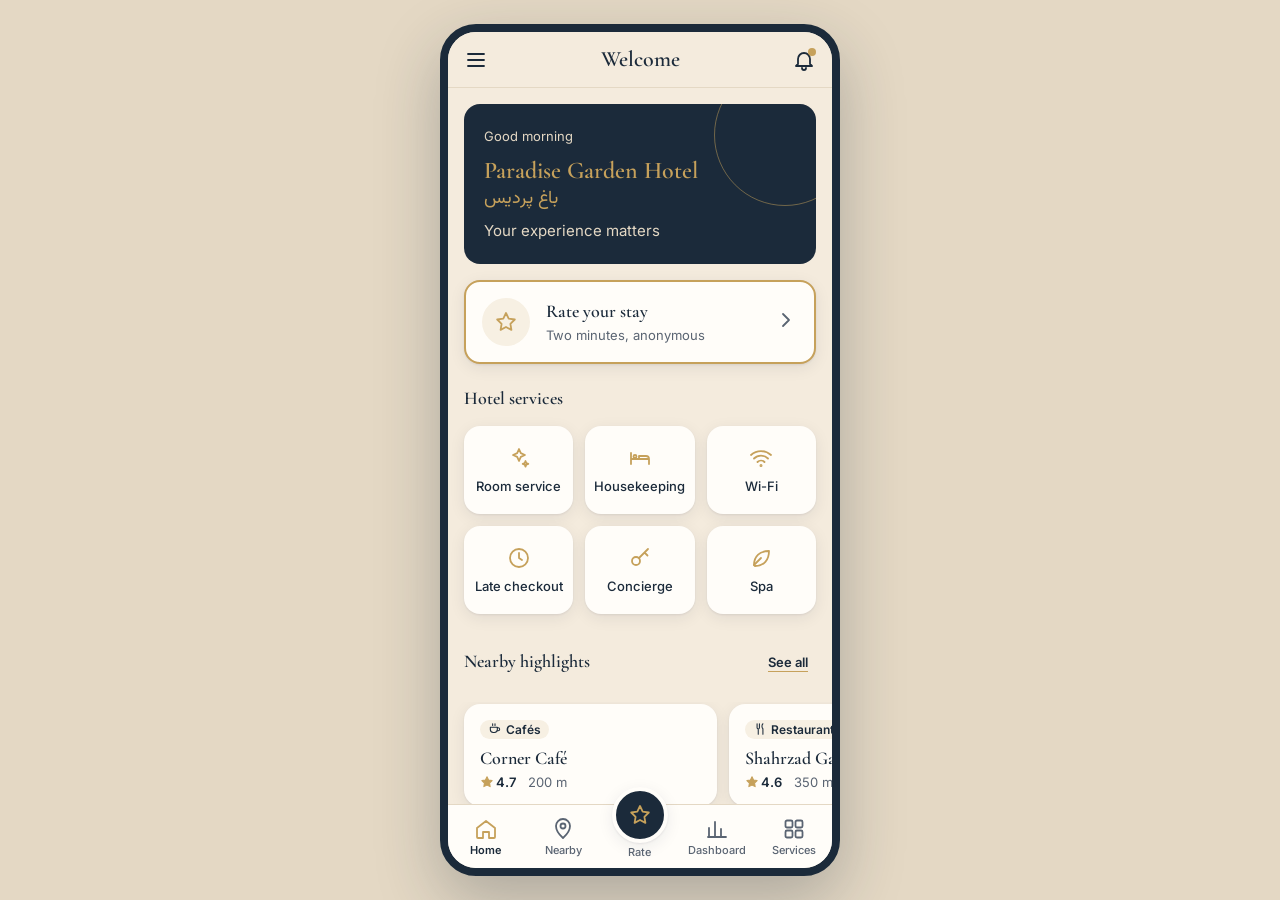
<file: prototype/index.html>
<!DOCTYPE html>
<html lang="en" dir="ltr">
<head>
<meta charset="utf-8">
<meta name="viewport" content="width=device-width, initial-scale=1, viewport-fit=cover">
<title>Paradise Garden Hotel · App demo (prototype)</title>
<!-- Clickable design prototype for hotelSurveyDemoPRD.md. Everything is mocked in the browser:
     no server, no LimeSurvey. Colours, fonts and spacing come from the real theme tokens. -->
<link rel="stylesheet" href="../limesurvey/themes/hotel-classic/css/tokens.css">
<link rel="stylesheet" href="../limesurvey/themes/hotel-classic/css/fonts.css">
<style>
  :root {
    --shadow: 0 1px 2px color-mix(in srgb, var(--color-text) 8%, transparent),
              0 4px 16px color-mix(in srgb, var(--color-text) 8%, transparent);
    --scrim: color-mix(in srgb, var(--color-text) 45%, transparent);
    --appbar-h: 56px;
    --tabbar-h: 64px;
    --accent-soft: color-mix(in srgb, var(--color-accent) 14%, var(--color-surface));
  }
  * { box-sizing: border-box; }
  html, body { margin: 0; height: 100%; }
  body {
    font-family: var(--font-body);
    font-size: var(--size-body);
    color: var(--color-text);
    background: var(--color-bg);
    -webkit-tap-highlight-color: transparent;
  }
  :lang(fa) body, body:lang(fa) { font-family: var(--font-body-fa); }
  h1, h2, h3 { font-family: var(--font-heading); font-weight: 600; margin: 0; line-height: 1.2; }
  :lang(fa) h1, :lang(fa) h2, :lang(fa) h3 { font-family: var(--font-heading-fa); }
  button { font: inherit; color: inherit; }
  svg { width: 24px; height: 24px; fill: none; stroke: currentColor; stroke-width: 1.8; stroke-linecap: round; stroke-linejoin: round; flex: none; }
  [dir="rtl"] .flip svg, [dir="rtl"] svg.flip { transform: scaleX(-1); }
  :focus-visible { outline: 2px solid var(--focus-ring); outline-offset: 2px; }

  /* ---- Device frame (desktop only) ---- */
  .app {
    position: relative; display: flex; flex-direction: column;
    height: 100dvh; width: 100%; overflow: hidden; background: var(--color-bg);
  }
  @media (min-width: 600px) {
    body { display: grid; place-items: center; background: var(--color-border); padding: var(--space-6); }
    .app { width: 400px; height: min(860px, calc(100dvh - 48px)); border-radius: 36px;
           box-shadow: 0 24px 64px color-mix(in srgb, var(--color-text) 28%, transparent);
           border: 8px solid var(--color-text); }
  }

  /* ---- App bar ---- */
  .appbar {
    flex: none; height: var(--appbar-h); display: grid; grid-template-columns: var(--touch-min) 1fr var(--touch-min);
    align-items: center; padding-inline: var(--space-1); background: var(--color-bg);
    border-block-end: var(--border-width) solid var(--color-border);
  }
  .appbar h1 { font-size: 22px; text-align: center; white-space: nowrap; overflow: hidden; text-overflow: ellipsis; }
  .icon-btn {
    width: var(--touch-min); height: var(--touch-min); display: grid; place-items: center;
    border: 0; background: none; border-radius: 50%; cursor: pointer; position: relative;
  }
  .icon-btn:active { background: var(--color-border); }
  .dot { position: absolute; top: 12px; inset-inline-end: 12px; width: 8px; height: 8px; border-radius: 50%; background: var(--color-accent); }

  /* ---- Content ---- */
  main { flex: 1; overflow-y: auto; overflow-x: hidden; padding: var(--space-4) var(--space-4) var(--space-6); overscroll-behavior: contain; }
  .stack > * + * { margin-block-start: var(--space-4); }
  .card { background: var(--color-surface); border-radius: var(--radius-card); box-shadow: var(--shadow); padding: var(--space-4); }
  .muted { color: var(--color-text-muted); }
  .small { font-size: var(--size-support); }
  .label { font-size: var(--size-label); text-transform: uppercase; letter-spacing: .06em; color: var(--color-text-muted); font-weight: 600; }
  :lang(fa) .label { text-transform: none; letter-spacing: 0; }
  .section-head { display: flex; justify-content: space-between; align-items: baseline; margin-block: var(--space-6) var(--space-3); }
  .section-head h2 { font-size: var(--size-h3); }
  .link { background: none; border: 0; color: var(--color-text); font-weight: 600; font-size: var(--size-support); cursor: pointer; min-height: var(--touch-min); min-width: var(--touch-min); padding-inline: var(--space-2); text-decoration: underline; text-decoration-color: var(--color-accent); text-underline-offset: 4px; }

  .btn {
    display: flex; align-items: center; justify-content: center; gap: var(--space-2);
    min-height: var(--touch-min); padding: 0 var(--space-5); border-radius: var(--radius-control);
    border: var(--border-width) solid var(--color-text); background: var(--color-text); color: var(--color-surface);
    font-weight: 600; cursor: pointer; width: 100%;
  }
  .btn.secondary { background: var(--color-surface); color: var(--color-text); border-color: var(--color-border); }
  .btn:active { transform: translateY(1px); }
  .btn-row { display: flex; gap: var(--space-3); }

  .pill { display: inline-flex; align-items: center; gap: var(--space-1); font-size: var(--size-label); font-weight: 600;
          padding: 2px var(--space-2); border-radius: 999px; background: var(--accent-soft); color: var(--color-text); }
  .pill.ok { background: color-mix(in srgb, var(--color-success) 14%, var(--color-surface)); color: var(--color-success); }
  .pill.closed { background: color-mix(in srgb, var(--color-error) 10%, var(--color-surface)); color: var(--color-error); }

  /* ---- Home ---- */
  .hero { background: var(--color-text); color: var(--color-bg); border-radius: var(--radius-card); padding: var(--space-6) var(--space-5); position: relative; overflow: hidden; }
  .hero .wordmark { font-family: var(--font-heading-latin); color: var(--color-accent); font-size: var(--size-h2); font-weight: 600; }
  .hero .fa-name { font-family: var(--font-heading-fa); color: var(--color-accent); font-size: var(--size-h3); }
  .hero p { margin: var(--space-2) 0 0; color: var(--color-border); font-size: var(--size-body-sm); }
  .hero .greet { font-size: var(--size-support); color: var(--color-border); margin: 0 0 var(--space-3); }
  .hero::after { content: ""; position: absolute; inset-inline-end: -40px; inset-block-start: -40px; width: 140px; height: 140px; border-radius: 50%;
                 border: 1px solid color-mix(in srgb, var(--color-accent) 50%, transparent); }
  .rate-card { display: flex; gap: var(--space-4); align-items: center; border: var(--border-width-selected) solid var(--color-accent); cursor: pointer; width: 100%; text-align: start; }
  .rate-card .ic { width: 48px; height: 48px; border-radius: 50%; background: var(--accent-soft); display: grid; place-items: center; color: var(--color-accent); }
  .rate-card h2 { font-size: var(--size-h3); }
  .rate-card p { margin: var(--space-1) 0 0; }
  .qa-grid { display: grid; grid-template-columns: repeat(3, 1fr); gap: var(--space-3); }
  .qa { display: flex; flex-direction: column; align-items: center; justify-content: center; gap: var(--space-2); min-height: 88px;
        background: var(--color-surface); border: 0; border-radius: var(--radius-card); box-shadow: var(--shadow); cursor: pointer;
        font-size: var(--size-support); font-weight: 500; padding: var(--space-2); text-align: center; }
  .qa svg { color: var(--color-accent); }
  .h-scroll { display: flex; gap: var(--space-3); overflow-x: auto; margin-inline: calc(var(--space-4) * -1); padding: 2px var(--space-4) var(--space-3); scroll-snap-type: x mandatory; scroll-padding-inline: var(--space-4); }
  .h-scroll::-webkit-scrollbar { display: none; }
  .mini { flex: 0 0 72%; scroll-snap-align: start; text-align: start; border: 0; cursor: pointer; }
  .mini h3 { font-size: var(--size-h3); margin-block: var(--space-2) var(--space-1); }

  /* ---- Nearby ---- */
  .search { display: flex; align-items: center; gap: var(--space-2); background: var(--color-surface); border: var(--border-width) solid var(--color-border);
            border-radius: var(--radius-control); padding-inline: var(--space-3); min-height: var(--touch-min); }
  .search:focus-within { border-color: var(--color-text); }
  .search input { flex: 1; border: 0; outline: 0; background: none; font: inherit; color: inherit; min-height: 44px; min-width: 0; }
  .search svg { color: var(--color-text-muted); }
  .chips { display: flex; gap: var(--space-2); overflow-x: auto; margin-inline: calc(var(--space-4) * -1); padding: var(--space-3) var(--space-4) var(--space-1); }
  .chips::-webkit-scrollbar { display: none; }
  .chip { flex: none; min-height: var(--touch-min); display: inline-flex; align-items: center; gap: var(--space-1); padding-inline: var(--space-4);
          border-radius: 999px; border: var(--border-width) solid var(--color-border); background: var(--color-surface); cursor: pointer; font-size: var(--size-body-sm); white-space: nowrap; }
  .chip svg { width: 18px; height: 18px; }
  .chip[aria-pressed="true"] { border: var(--border-width-selected) solid var(--color-accent); background: var(--accent-soft); font-weight: 600; }
  .toolbar { display: flex; justify-content: space-between; align-items: center; gap: var(--space-2); margin-block: var(--space-2); }
  .toggle { display: inline-flex; align-items: center; gap: var(--space-2); min-height: var(--touch-min); background: none; border: 0; cursor: pointer; font-size: var(--size-body-sm); padding: 0; }
  .switch { width: 40px; height: 24px; border-radius: 999px; background: var(--color-border); position: relative; transition: background .15s; }
  .switch::after { content: ""; position: absolute; top: 3px; inset-inline-start: 3px; width: 18px; height: 18px; border-radius: 50%; background: var(--color-surface); box-shadow: var(--shadow); transition: inset-inline-start .15s; }
  [aria-checked="true"] .switch { background: var(--color-accent); }
  [aria-checked="true"] .switch::after { inset-inline-start: 19px; }
  .seg { display: inline-flex; border: var(--border-width) solid var(--color-border); border-radius: var(--radius-control); overflow: hidden; background: var(--color-surface); }
  .seg button { border: 0; background: none; min-height: 40px; padding-inline: var(--space-3); cursor: pointer; font-size: var(--size-support); }
  .seg button[aria-pressed="true"] { background: var(--color-text); color: var(--color-surface); font-weight: 600; }
  .list { display: flex; flex-direction: column; gap: var(--space-3); }
  .place { display: grid; grid-template-columns: 48px 1fr auto; gap: var(--space-3); align-items: center; width: 100%; text-align: start; border: 0; cursor: pointer; }
  .place .ic, .sheet .ic { width: 48px; height: 48px; border-radius: var(--radius-control); background: var(--accent-soft); display: grid; place-items: center; color: var(--color-text); }
  .place h3 { font-family: var(--font-body); font-size: var(--size-body); font-weight: 600; }
  :lang(fa) .place h3 { font-family: var(--font-body-fa); }
  .meta { display: flex; flex-wrap: wrap; gap: var(--space-1) var(--space-3); align-items: center; font-size: var(--size-support); color: var(--color-text-muted); margin-block-start: var(--space-1); }
  .meta .star { display: inline-flex; align-items: center; gap: 2px; color: var(--color-text); font-weight: 600; }
  .meta svg { width: 14px; height: 14px; }
  .star svg { fill: var(--color-accent); stroke: var(--color-accent); }
  .chev { color: var(--color-text-muted); }
  .empty { text-align: center; padding: var(--space-10) var(--space-4); }
  .empty svg { width: 40px; height: 40px; color: var(--color-border); }
  .count { font-size: var(--size-support); color: var(--color-text-muted); }

  /* ---- Survey ---- */
  .progress { display: flex; align-items: center; gap: var(--space-3); margin-block-end: var(--space-4); }
  .bar { flex: 1; height: var(--progress-height); background: var(--color-border); border-radius: 999px; overflow: hidden; }
  .bar > i { display: block; height: 100%; background: var(--color-accent); border-radius: 999px; transition: width .2s; }
  .q-card h2 { font-size: var(--size-h2); margin-block: var(--space-2) var(--space-2); }
  .q-tag { display: inline-block; font-size: var(--size-label); font-weight: 600; color: var(--color-text-muted); }
  .scale { display: grid; gap: var(--space-2); margin-block: var(--space-5) var(--space-2); }
  .scale.s5 { grid-template-columns: repeat(5, 1fr); }
  .scale.s11 { grid-template-columns: repeat(6, 1fr); }
  .tile { min-height: 56px; border-radius: var(--radius-control); border: var(--border-width) solid var(--color-border); background: var(--color-surface);
          font-size: var(--size-h3); font-weight: 600; cursor: pointer; }
  .scale.s11 .tile { min-height: var(--touch-min); font-size: var(--size-body); }
  .tile[aria-checked="true"] { border: var(--border-width-selected) solid var(--color-accent); background: var(--accent-soft); }
  .ends { display: flex; justify-content: space-between; font-size: var(--size-support); color: var(--color-text-muted); }
  textarea { width: 100%; min-height: 140px; border-radius: var(--radius-control); border: var(--border-width) solid var(--color-border); padding: var(--space-3);
             font: inherit; color: inherit; background: var(--color-surface); resize: vertical; margin-block-start: var(--space-4); }
  textarea:focus { outline: 0; border-color: var(--color-text); }
  .err { display: flex; align-items: center; gap: var(--space-2); color: var(--color-error); font-size: var(--size-support); font-weight: 500; margin-block-start: var(--space-3); }
  .err svg { width: 18px; height: 18px; }
  .survey-nav { display: grid; grid-template-columns: 1fr 2fr; gap: var(--space-3); margin-block-start: var(--space-5); }
  .survey-nav.solo { grid-template-columns: 1fr; }
  .done-ic { width: 72px; height: 72px; border-radius: 50%; margin: var(--space-4) auto; display: grid; place-items: center;
             background: color-mix(in srgb, var(--color-success) 14%, var(--color-surface)); color: var(--color-success); }
  .done-ic svg { width: 36px; height: 36px; stroke-width: 2.4; }
  .center { text-align: center; }
  .facts { display: flex; gap: var(--space-4); justify-content: center; flex-wrap: wrap; margin-block: var(--space-4); }
  .facts span { display: inline-flex; align-items: center; gap: var(--space-1); font-size: var(--size-support); color: var(--color-text-muted); }
  .facts svg { width: 16px; height: 16px; }

  /* ---- Dashboard ---- */
  .kpis { display: grid; grid-template-columns: repeat(3, 1fr); gap: var(--space-3); }
  .kpi { padding: var(--space-3); text-align: center; }
  .kpi b { display: block; font-family: var(--font-heading-latin); font-size: 30px; font-weight: 600; line-height: 1.1; margin-block-start: var(--space-1); font-variant-numeric: lining-nums tabular-nums; }
  :lang(fa) .kpi b { font-family: var(--font-heading-fa); font-size: 26px; }
  .kpi span { font-size: var(--size-label); color: var(--color-text-muted); }
  .cat { display: grid; grid-template-columns: 1fr auto; gap: var(--space-1) var(--space-3); align-items: baseline; }
  .cat + .cat { margin-block-start: var(--space-4); }
  .cat .track { grid-column: 1 / -1; height: 8px; border-radius: 999px; background: var(--color-bg); overflow: hidden; }
  .cat .track i { display: block; height: 100%; border-radius: 999px; background: var(--color-text-muted); }
  .cat.top .track i { background: var(--color-accent); }
  .cat b { font-variant-numeric: tabular-nums; }
  .split { display: flex; height: 12px; border-radius: 999px; overflow: hidden; margin-block: var(--space-3) var(--space-2); background: var(--color-bg); }
  .split i:first-child { background: var(--color-text); }
  .split i:last-child { background: var(--color-accent); }
  .legend { display: flex; justify-content: space-between; font-size: var(--size-support); }
  .warn { display: flex; gap: var(--space-2); align-items: flex-start; font-size: var(--size-support); padding: var(--space-3);
          border-radius: var(--radius-control); background: color-mix(in srgb, var(--color-warning) 12%, var(--color-surface)); color: var(--color-text); }
  .warn svg { width: 18px; height: 18px; color: var(--color-warning); }
  .nps-scale { display: flex; height: 8px; border-radius: 999px; overflow: hidden; margin-block-start: var(--space-3); }
  .nps-scale i:nth-child(1) { background: var(--color-error); }
  .nps-scale i:nth-child(2) { background: var(--color-border); }
  .nps-scale i:nth-child(3) { background: var(--color-success); }

  /* ---- Tab bar ---- */
  .tabbar {
    flex: none; display: grid; grid-template-columns: repeat(5, 1fr); align-items: end;
    height: calc(var(--tabbar-h) + env(safe-area-inset-bottom)); padding-block-end: env(safe-area-inset-bottom);
    background: var(--color-surface); border-block-start: var(--border-width) solid var(--color-border); position: relative; z-index: 2;
  }
  .tab { display: flex; flex-direction: column; align-items: center; justify-content: center; gap: 2px; height: var(--tabbar-h);
         border: 0; background: none; cursor: pointer; font-size: 11px; color: var(--color-text-muted); font-weight: 500; }
  .tab[aria-current="page"] { color: var(--color-text); font-weight: 600; }
  .tab[aria-current="page"] svg { color: var(--color-accent); }
  .tab.center .bubble { width: 56px; height: 56px; border-radius: 50%; background: var(--color-text); color: var(--color-accent); display: grid; place-items: center;
                        margin-block-start: -28px; box-shadow: var(--shadow); border: 4px solid var(--color-surface); }
  .tab.center[aria-current="page"] .bubble { background: var(--color-accent); color: var(--color-surface); }
  .tab.center[aria-current="page"] .bubble svg { color: var(--color-surface); }

  /* ---- Drawer, sheet, toast ---- */
  .scrim { position: absolute; inset: 0; background: var(--scrim); opacity: 0; pointer-events: none; transition: opacity .2s; z-index: 10; }
  .scrim.open { opacity: 1; pointer-events: auto; }
  .drawer { position: absolute; inset-block: 0; inset-inline-start: 0; width: 82%; max-width: 320px; background: var(--color-bg); z-index: 11;
            transform: translateX(-100%); transition: transform .2s ease-out, visibility 0s linear .2s; visibility: hidden; display: flex; flex-direction: column; }
  [dir="rtl"] .drawer { transform: translateX(100%); }
  .drawer.open { transform: none !important; visibility: visible; transition: transform .2s ease-out; box-shadow: var(--shadow); }
  .drawer header { padding: var(--space-8) var(--space-5) var(--space-5); background: var(--color-text); color: var(--color-bg); }
  .drawer header .wordmark { font-family: var(--font-heading-latin); color: var(--color-accent); font-size: var(--size-h2); font-weight: 600; }
  .drawer header .fa-name { font-family: var(--font-heading-fa); color: var(--color-accent); }
  .drawer nav { flex: 1; overflow-y: auto; padding: var(--space-2) 0; }
  .d-item { display: flex; align-items: center; gap: var(--space-4); width: 100%; min-height: 52px; padding-inline: var(--space-5); border: 0; background: none;
            cursor: pointer; text-align: start; font-size: var(--size-body); }
  .d-item[aria-current="page"] { background: var(--accent-soft); font-weight: 600; box-shadow: inset 3px 0 0 var(--color-accent); }
  [dir="rtl"] .d-item[aria-current="page"] { box-shadow: inset -3px 0 0 var(--color-accent); }
  .d-item .soon { margin-inline-start: auto; font-size: var(--size-label); color: var(--color-text-muted); }
  .d-sep { height: 1px; background: var(--color-border); margin: var(--space-2) var(--space-5); }
  .d-lang { padding: var(--space-3) var(--space-5); }
  .d-lang .seg { margin-block-start: var(--space-2); }
  .d-lang .seg button { min-height: var(--touch-min); padding-inline: var(--space-5); font-size: var(--size-body-sm); }
  .d-lang .seg button:disabled { opacity: .5; cursor: not-allowed; }
  .drawer footer { padding: var(--space-4) var(--space-5); font-size: var(--size-label); color: var(--color-text-muted); border-block-start: var(--border-width) solid var(--color-border); }

  .sheet { position: absolute; inset-inline: 0; bottom: 0; z-index: 11; background: var(--color-surface); border-radius: 20px 20px 0 0;
           padding: var(--space-3) var(--space-5) calc(var(--space-6) + env(safe-area-inset-bottom)); transform: translateY(100%); transition: transform .2s ease-out, visibility 0s linear .2s; visibility: hidden; max-height: 85%; overflow-y: auto; }
  .sheet.open { transform: none; visibility: visible; transition: transform .2s ease-out; }
  .handle { width: 40px; height: 4px; border-radius: 999px; background: var(--color-border); margin: 0 auto var(--space-4); }
  .sheet-head { display: flex; gap: var(--space-3); align-items: center; }
  .sheet-head h2 { font-size: var(--size-h2); }
  .sheet p { line-height: 1.55; }
  .sheet .tags { display: flex; flex-wrap: wrap; gap: var(--space-2); margin-block: var(--space-3) var(--space-5); }
  .sheet-actions { display: grid; grid-template-columns: repeat(3, 1fr); gap: var(--space-3); }
  .sheet-actions .btn { flex-direction: column; gap: var(--space-1); min-height: 64px; padding: var(--space-2); font-size: var(--size-support); }

  .toast { position: absolute; inset-inline: var(--space-4); bottom: calc(var(--tabbar-h) + var(--space-3) + env(safe-area-inset-bottom)); z-index: 20;
           background: var(--color-text); color: var(--color-bg); padding: var(--space-3) var(--space-4); border-radius: var(--radius-control); font-size: var(--size-body-sm);
           display: flex; align-items: center; gap: var(--space-2); opacity: 0; transform: translateY(8px); transition: opacity .15s, transform .15s; pointer-events: none; }
  .toast.show { opacity: 1; transform: none; }
  .toast svg { color: var(--color-accent); width: 20px; height: 20px; }

  @media (prefers-reduced-motion: reduce) { * { transition: none !important; } }
</style>
</head>
<body>
<div class="app" id="app">
  <header class="appbar">
    <button class="icon-btn" id="menuBtn" aria-label="Menu" aria-controls="drawer" aria-expanded="false"></button>
    <h1 id="title"></h1>
    <button class="icon-btn" id="bellBtn" aria-label="Notifications"></button>
  </header>
  <main id="main" tabindex="-1"></main>
  <nav class="tabbar" id="tabbar" aria-label="Main"></nav>

  <div class="scrim" id="scrim"></div>
  <aside class="drawer" id="drawer" aria-hidden="true"></aside>
  <section class="sheet" id="sheet" role="dialog" aria-modal="true" aria-hidden="true"></section>
  <div class="toast" id="toast" role="status" aria-live="polite"></div>
</div>

<script>
(() => {
  /* ---------------- Icons ---------------- */
  const P = {
    menu: '<path d="M4 6h16M4 12h16M4 18h16"/>',
    bell: '<path d="M6 16v-5a6 6 0 0 1 12 0v5l2 2H4z"/><path d="M10 20a2 2 0 0 0 4 0"/>',
    home: '<path d="M3 11l9-7 9 7v9a1 1 0 0 1-1 1h-5v-6h-6v6H4a1 1 0 0 1-1-1z"/>',
    pin: '<path d="M12 21s-7-6.2-7-12a7 7 0 0 1 14 0c0 5.8-7 12-7 12z"/><circle cx="12" cy="9" r="2.5"/>',
    star: '<path d="M12 3l2.7 5.6 6.1.9-4.4 4.3 1 6.1L12 17l-5.4 2.9 1-6.1-4.4-4.3 6.1-.9z"/>',
    chart: '<path d="M4 20V11M10 20V5M16 20v-8M21 20H3"/>',
    grid: '<rect x="3.5" y="3.5" width="7" height="7" rx="1.5"/><rect x="13.5" y="3.5" width="7" height="7" rx="1.5"/><rect x="3.5" y="13.5" width="7" height="7" rx="1.5"/><rect x="13.5" y="13.5" width="7" height="7" rx="1.5"/>',
    search: '<circle cx="11" cy="11" r="7"/><path d="M20 20l-4-4"/>',
    x: '<path d="M6 6l12 12M18 6L6 18"/>',
    chev: '<path d="M9 6l6 6-6 6"/>',
    clock: '<circle cx="12" cy="12" r="9"/><path d="M12 7v5l3 2"/>',
    food: '<path d="M7 3v7a2 2 0 0 0 4 0V3M9 12v9M17 3c-2.2 1.5-2.2 7 0 8.5V21"/>',
    cafe: '<path d="M4 9h12v4a5 5 0 0 1-5 5H9a5 5 0 0 1-5-5z"/><path d="M16 10h1.5a2.5 2.5 0 0 1 0 5H16M8 3v3M12 3v3"/>',
    poi: '<path d="M3 21h18M5 21V10M19 21V10M9.5 21V10M14.5 21V10M2.5 10L12 4l9.5 6z"/>',
    all: '<circle cx="12" cy="12" r="9"/><path d="M12 8v8M8 12h8"/>',
    bed: '<path d="M3 18V7M3 13h18v5M21 18v-5a3 3 0 0 0-3-3h-7v3"/><circle cx="7" cy="10.5" r="1.5"/>',
    sparkle: '<path d="M12 3l1.8 4.2L18 9l-4.2 1.8L12 15l-1.8-4.2L6 9l4.2-1.8z"/><path d="M18.5 15l.8 2 2 .8-2 .8-.8 2-.8-2-2-.8 2-.8z"/>',
    wifi: '<path d="M2 9a15 15 0 0 1 20 0M5 12.5a10 10 0 0 1 14 0M8.5 16a5 5 0 0 1 7 0"/><circle cx="12" cy="19.5" r=".6"/>',
    key: '<circle cx="8" cy="15" r="4"/><path d="M11 12l9-9M16.5 6.5l3 3"/>',
    leaf: '<path d="M5 19c0-9 6-14 15-14 0 9-5 15-14 15z"/><path d="M5 19l7-7"/>',
    phone: '<path d="M5 4h4l2 5-2.5 1.5a11 11 0 0 0 5 5L15 13l5 2v4a2 2 0 0 1-2 2A16 16 0 0 1 3 6a2 2 0 0 1 2-2z"/>',
    nav: '<path d="M3 11l18-8-8 18-2-8z"/>',
    save: '<path d="M6 3h12v18l-6-4-6 4z"/>',
    check: '<path d="M5 12l5 5 9-10"/>',
    globe: '<circle cx="12" cy="12" r="9"/><path d="M3 12h18M12 3a14 14 0 0 1 0 18M12 3a14 14 0 0 0 0 18"/>',
    user: '<circle cx="12" cy="8" r="4"/><path d="M4 21a8 8 0 0 1 16 0"/>',
    gear: '<path d="M4 7h16M4 17h16"/><circle cx="9" cy="7" r="2.2"/><circle cx="15" cy="17" r="2.2"/>',
    info: '<circle cx="12" cy="12" r="9"/><path d="M12 11v5M12 8h.01"/>',
    alert: '<path d="M12 3l9.5 17h-19z"/><path d="M12 10v4M12 17h.01"/>',
    walk: '<circle cx="13" cy="4.5" r="1.8"/><path d="M10 21l2-6 3 3v3M9 12l2-4 4 2 2 3M11 8l-3 3-1 3"/>',
    services: '<circle cx="12" cy="12" r="3"/><path d="M12 2v3M12 19v3M2 12h3M19 12h3M5 5l2 2M17 17l2 2M5 19l2-2M17 7l2-2"/>'
  };
  const ic = (n, cls = '') => `<svg viewBox="0 0 24 24" aria-hidden="true" class="${cls}">${P[n]}</svg>`;

  /* ---------------- Strings ---------------- */
  const S = {
    en: {
      'brand.en': 'Paradise Garden Hotel', 'brand.fa': 'باغ پردیس', tagline: 'Your experience matters',
      'demo': 'Demo build · placeholder brand', soon: 'Coming soon in the full app', menu: 'Menu', notifications: 'Notifications',
      'tab.home': 'Home', 'tab.nearby': 'Nearby', 'tab.rate': 'Rate', 'tab.dash': 'Dashboard', 'tab.services': 'Services',
      'title.home': 'Welcome', 'title.nearby': 'Nearby', 'title.rate': 'Rate your stay', 'title.dash': 'Dashboard',
      'greet.m': 'Good morning', 'greet.a': 'Good afternoon', 'greet.e': 'Good evening',
      'home.rate.t': 'Rate your stay', 'home.rate.d': 'Two minutes, anonymous',
      'home.services': 'Hotel services', 'home.nearby': 'Nearby highlights', 'seeAll': 'See all',
      'qa.room': 'Room service', 'qa.house': 'Housekeeping', 'qa.wifi': 'Wi-Fi', 'qa.late': 'Late checkout', 'qa.concierge': 'Concierge', 'qa.spa': 'Spa',
      'd.mystay': 'My stay', 'd.room': 'Room service', 'd.wifi': 'Wi-Fi', 'd.settings': 'Settings', 'd.lang': 'Language', 'd.langLocked': 'Locked while the survey is open', 'd.soon': 'Soon',
      'n.search': 'Search restaurants, cafés, places…', 'n.all': 'All', 'n.restaurant': 'Restaurants', 'n.cafe': 'Cafés', 'n.poi': 'Places of interest',
      'n.open': 'Open now', 'n.sort.dist': 'Nearest', 'n.sort.rating': 'Top rated', 'n.results': '%1 places', 'n.empty.t': 'No places match', 'n.empty.d': 'Try another word or clear the filters.',
      'n.clear': 'Clear filters', 'n.isOpen': 'Open', 'n.isClosed': 'Closed', 'n.min': '%1 min walk', 'n.hours': 'Hours', 'n.dir': 'Directions', 'n.call': 'Call', 'n.save': 'Save', 'n.demo': 'Demo data',
      's.welcome.t': 'Your experience matters', 's.welcome.d': 'We would be delighted if you could take two minutes to share your experience with us.',
      's.time': 'About 2 minutes', 's.anon': 'Anonymous', 's.q9': '9 questions', 's.langNote': 'The survey stays in English once you start.',
      's.start': 'Start survey', 's.step': 'Question %1 of %2', 's.back': 'Back', 's.next': 'Continue', 's.submit': 'Submit',
      's.req': 'Required', 's.opt': 'Optional', 's.err': 'Please choose an answer to continue.', 's.placeholder': 'Write as much or as little as you like',
      's.e15.lo': 'Very poor', 's.e15.hi': 'Excellent', 's.e010.lo': 'Not at all likely', 's.e010.hi': 'Extremely likely',
      's.done.t': 'Thank you', 's.done.d': 'Thank you for taking the time to share your experience. Your feedback helps us make every stay more special.',
      's.done.home': 'Back to home', 's.done.nearby': 'Explore nearby',
      'db.view': 'Manager view (demo)', 'db.7': '7 days', 'db.30': '30 days', 'db.all': 'All', 'db.total': 'Responses', 'db.avg': 'Overall stay', 'db.nps': 'NPS',
      'db.cats': 'Satisfaction by category', 'db.n': 'n = %1', 'db.lang': 'Survey language', 'db.low': 'Low sample (%1 responses). Treat these numbers with care.',
      'db.updated': 'Updated %1', 'db.npsHelp': 'Promoters (9–10) minus detractors (0–6)', 'db.det': 'Detractors', 'db.pas': 'Passives', 'db.pro': 'Promoters', 'db.none': 'No responses in this period.',
      'db.privacy': 'Aggregates only. Guest comments are not shown here.',
      'lang.en': 'English', 'lang.fa': 'فارسی'
    },
    fa: {
      'brand.en': 'Paradise Garden Hotel', 'brand.fa': 'باغ پردیس', tagline: 'تجربهٔ شما برای ما ارزشمند است',
      'demo': 'نسخهٔ نمایشی · نام تجاری موقت', soon: 'به‌زودی در نسخهٔ کامل', menu: 'منو', notifications: 'اعلان‌ها',
      'tab.home': 'خانه', 'tab.nearby': 'اطراف', 'tab.rate': 'نظرسنجی', 'tab.dash': 'داشبورد', 'tab.services': 'خدمات',
      'title.home': 'خوش آمدید', 'title.nearby': 'اطراف هتل', 'title.rate': 'نظر شما دربارهٔ اقامت', 'title.dash': 'داشبورد',
      'greet.m': 'صبح بخیر', 'greet.a': 'روز بخیر', 'greet.e': 'عصر بخیر',
      'home.rate.t': 'به اقامت خود امتیاز دهید', 'home.rate.d': 'دو دقیقه، بدون نام',
      'home.services': 'خدمات هتل', 'home.nearby': 'پیشنهادهای اطراف', 'seeAll': 'همه',
      'qa.room': 'سرویس اتاق', 'qa.house': 'نظافت', 'qa.wifi': 'وای‌فای', 'qa.late': 'تخلیهٔ دیرتر', 'qa.concierge': 'پذیرش', 'qa.spa': 'اسپا',
      'd.mystay': 'اقامت من', 'd.room': 'سرویس اتاق', 'd.wifi': 'وای‌فای', 'd.settings': 'تنظیمات', 'd.lang': 'زبان', 'd.langLocked': 'تا پایان نظرسنجی قابل تغییر نیست', 'd.soon': 'به‌زودی',
      'n.search': 'جست‌وجوی رستوران، کافه، دیدنی‌ها…', 'n.all': 'همه', 'n.restaurant': 'رستوران‌ها', 'n.cafe': 'کافه‌ها', 'n.poi': 'دیدنی‌ها',
      'n.open': 'اکنون باز', 'n.sort.dist': 'نزدیک‌ترین', 'n.sort.rating': 'بهترین امتیاز', 'n.results': '%1 مکان', 'n.empty.t': 'مکانی پیدا نشد', 'n.empty.d': 'واژهٔ دیگری را امتحان کنید یا فیلترها را پاک کنید.',
      'n.clear': 'پاک کردن فیلترها', 'n.isOpen': 'باز', 'n.isClosed': 'بسته', 'n.min': '%1 دقیقه پیاده', 'n.hours': 'ساعت کار', 'n.dir': 'مسیر', 'n.call': 'تماس', 'n.save': 'ذخیره', 'n.demo': 'دادهٔ نمایشی',
      's.welcome.t': 'تجربهٔ شما برای ما ارزشمند است', 's.welcome.d': 'خوشحال می‌شویم اگر دو دقیقه وقت بگذارید و تجربهٔ خود را با ما در میان بگذارید.',
      's.time': 'حدود ۲ دقیقه', 's.anon': 'بدون نام', 's.q9': '۹ پرسش', 's.langNote': 'پس از شروع، نظرسنجی به فارسی می‌ماند.',
      's.start': 'شروع نظرسنجی', 's.step': 'پرسش %1 از %2', 's.back': 'قبلی', 's.next': 'ادامه', 's.submit': 'ارسال',
      's.req': 'الزامی', 's.opt': 'اختیاری', 's.err': 'لطفاً برای ادامه یک گزینه را انتخاب کنید.', 's.placeholder': 'هر قدر که می‌خواهید بنویسید',
      's.e15.lo': 'بسیار ضعیف', 's.e15.hi': 'عالی', 's.e010.lo': 'اصلاً احتمال ندارد', 's.e010.hi': 'به احتمال بسیار زیاد',
      's.done.t': 'سپاسگزاریم', 's.done.d': 'از اینکه وقت گذاشتید و تجربهٔ خود را با ما در میان گذاشتید سپاسگزاریم. نظر شما به ما کمک می‌کند هر اقامت را ویژه‌تر کنیم.',
      's.done.home': 'بازگشت به خانه', 's.done.nearby': 'گشتی در اطراف',
      'db.view': 'نمای مدیریت (نمایشی)', 'db.7': '۷ روز', 'db.30': '۳۰ روز', 'db.all': 'همه', 'db.total': 'پاسخ‌ها', 'db.avg': 'اقامت کلی', 'db.nps': 'NPS',
      'db.cats': 'رضایت به تفکیک بخش', 'db.n': 'n = %1', 'db.lang': 'زبان نظرسنجی', 'db.low': 'نمونه کم است (%1 پاسخ). این اعداد را با احتیاط بخوانید.',
      'db.updated': 'به‌روزرسانی %1', 'db.npsHelp': 'مروجان (۹–۱۰) منهای منتقدان (۰–۶)', 'db.det': 'منتقدان', 'db.pas': 'خنثی', 'db.pro': 'مروجان', 'db.none': 'در این بازه پاسخی ثبت نشده است.',
      'db.privacy': 'فقط آمار کلی. نظرهای نوشتاری مهمانان اینجا نمایش داده نمی‌شود.',
      'lang.en': 'English', 'lang.fa': 'فارسی'
    }
  };

  const Q = [
    { en: 'How would you rate your overall stay?', fa: 'اقامت خود را در مجموع چگونه ارزیابی می‌کنید؟', type: 5, cat: { en: 'Overall stay', fa: 'اقامت کلی' } },
    { en: 'How clean was your room?', fa: 'اتاق شما چقدر تمیز بود؟', type: 5, cat: { en: 'Cleanliness', fa: 'تمیزی اتاق' } },
    { en: 'How comfortable was your room?', fa: 'اتاق شما چقدر راحت بود؟', type: 5, cat: { en: 'Comfort', fa: 'راحتی اتاق' } },
    { en: 'How friendly was our staff?', fa: 'کارکنان ما چقدر خوش‌برخورد بودند؟', type: 5, cat: { en: 'Staff', fa: 'کارکنان' } },
    { en: 'How would you rate breakfast?', fa: 'صبحانه را چگونه ارزیابی می‌کنید؟', type: 5, cat: { en: 'Breakfast', fa: 'صبحانه' } },
    { en: 'How satisfied were you with our facilities?', fa: 'از امکانات ما چقدر راضی بودید؟', type: 5, cat: { en: 'Facilities', fa: 'امکانات' } },
    { en: 'Would you recommend our hotel?', fa: 'آیا هتل ما را به دیگران توصیه می‌کنید؟', type: 11 },
    { en: 'What did you particularly like?', fa: 'چه چیزی را به‌ویژه پسندیدید؟', type: 'text' },
    { en: 'What could we improve?', fa: 'چه چیزی را می‌توانیم بهتر کنیم؟', type: 'text' }
  ];

  /* Mock places (fictional names, demo data only). hours: [open, close] in 24h; close > 24 means after midnight. */
  const PLACES = [
    { id: 1, cat: 'restaurant', en: 'Shahrzad Garden', fa: 'باغ شهرزاد', d: 350, r: 4.6, p: 2, h: [12, 23], tags: { en: 'Persian · Kebab · Garden seating', fa: 'ایرانی · کباب · فضای باغ' }, desc: { en: 'Charcoal kebabs and slow-cooked stews under old plane trees.', fa: 'کباب ذغالی و خورش‌های جاافتاده زیر چنارهای کهن.' } },
    { id: 2, cat: 'restaurant', en: 'Saffron House', fa: 'خانهٔ زعفران', d: 600, r: 4.4, p: 2, h: [11, 22], tags: { en: 'Persian · Family', fa: 'ایرانی · خانوادگی' }, desc: { en: 'Home-style dishes, tahdig and saffron desserts.', fa: 'غذاهای خانگی، ته‌دیگ و دسرهای زعفرانی.' } },
    { id: 3, cat: 'restaurant', en: 'Olive & Thyme', fa: 'زیتون و آویشن', d: 900, r: 4.3, p: 3, h: [18, 24], tags: { en: 'Mediterranean · Dinner', fa: 'مدیترانه‌ای · شام' }, desc: { en: 'Grilled fish, mezze and a quiet terrace.', fa: 'ماهی کبابی، پیش‌غذاهای مدیترانه‌ای و تراسی آرام.' } },
    { id: 4, cat: 'restaurant', en: 'Mountain Kebab', fa: 'کباب کوهستان', d: 1200, r: 4.5, p: 1, h: [12, 24], tags: { en: 'Kebab · Quick', fa: 'کباب · سریع' }, desc: { en: 'Busy, cheap and famous for its koobideh.', fa: 'شلوغ، ارزان و معروف به کوبیده‌اش.' } },
    { id: 5, cat: 'restaurant', en: 'Lotus Noodle Bar', fa: 'نودل‌بار لوتوس', d: 750, r: 4.1, p: 2, h: [12, 22], tags: { en: 'Asian · Vegetarian options', fa: 'آسیایی · گزینهٔ گیاهی' }, desc: { en: 'Hand-pulled noodles and dumplings.', fa: 'نودل دست‌ساز و دامپلینگ.' } },
    { id: 6, cat: 'restaurant', en: 'Caspian Fish House', fa: 'ماهی‌سرای کاسپین', d: 1600, r: 4.2, p: 3, h: [12, 23], tags: { en: 'Seafood · Northern cuisine', fa: 'غذای دریایی · غذای شمالی' }, desc: { en: 'Fresh fish, herb rice and northern specialities.', fa: 'ماهی تازه، سبزی‌پلو و غذاهای شمالی.' } },
    { id: 7, cat: 'restaurant', en: 'Night Market Grill', fa: 'کبابی بازار شب', d: 1100, r: 4.0, p: 1, h: [18, 26], tags: { en: 'Street food · Late', fa: 'غذای خیابانی · تا دیروقت' }, desc: { en: 'Skewers, grilled corn and late-night crowds.', fa: 'سیخ‌های کباب، بلال کبابی و شب‌زنده‌داران.' } },
    { id: 8, cat: 'cafe', en: 'Corner Café', fa: 'کافه گوشه', d: 200, r: 4.7, p: 1, h: [8, 22], tags: { en: 'Coffee · Pastries', fa: 'قهوه · شیرینی' }, desc: { en: 'Small, bright and two minutes from the lobby.', fa: 'کوچک، روشن و دو دقیقه تا لابی.' } },
    { id: 9, cat: 'cafe', en: 'Rumi Tea House', fa: 'چای‌خانهٔ رومی', d: 450, r: 4.8, p: 1, h: [10, 23], tags: { en: 'Tea · Traditional', fa: 'چای · سنتی' }, desc: { en: 'Samovar tea, dates and live music on Thursdays.', fa: 'چای سماوری، خرما و موسیقی زنده در پنجشنبه‌ها.' } },
    { id: 10, cat: 'cafe', en: 'Bean & Book', fa: 'کافه کتاب و قهوه', d: 650, r: 4.5, p: 2, h: [9, 21], tags: { en: 'Coffee · Books · Wi-Fi', fa: 'قهوه · کتاب · وای‌فای' }, desc: { en: 'A quiet reading room with good espresso.', fa: 'اتاق مطالعه‌ای آرام با اسپرسوی خوب.' } },
    { id: 11, cat: 'cafe', en: 'Golestan Pastry Café', fa: 'کافه شیرینی گلستان', d: 300, r: 4.3, p: 1, h: [7, 20], tags: { en: 'Pastries · Breakfast', fa: 'شیرینی · صبحانه' }, desc: { en: 'Fresh pastries from seven in the morning.', fa: 'شیرینی تازه از ساعت هفت صبح.' } },
    { id: 12, cat: 'cafe', en: 'Moonlight Roastery', fa: 'رُست‌خانهٔ مهتاب', d: 1000, r: 4.6, p: 2, h: [9, 22], tags: { en: 'Specialty coffee', fa: 'قهوهٔ تخصصی' }, desc: { en: 'Beans roasted in-house, pour-over bar.', fa: 'دانه‌های برشته در محل و بار دم‌آوری.' } },
    { id: 13, cat: 'cafe', en: 'Garden Terrace', fa: 'کافه تراس باغ', d: 150, r: 4.2, p: 2, h: [10, 23], tags: { en: 'Terrace · Desserts', fa: 'تراس · دسر' }, desc: { en: 'Rooftop seats with a view over the garden.', fa: 'نشیمن روی بام با چشم‌انداز باغ.' } },
    { id: 14, cat: 'cafe', en: 'Night Owl Café', fa: 'کافه جغد شب', d: 1300, r: 4.0, p: 1, h: [16, 25], tags: { en: 'Late · Board games', fa: 'تا دیروقت · بازی‌های رومیزی' }, desc: { en: 'Open late, with board games and hot chocolate.', fa: 'تا دیروقت باز است، با بازی رومیزی و شکلات داغ.' } },
    { id: 15, cat: 'poi', en: 'Old Citadel Museum', fa: 'موزهٔ ارگ قدیم', d: 1800, r: 4.8, p: 1, h: [9, 17], tags: { en: 'Museum · History', fa: 'موزه · تاریخ' }, desc: { en: 'Mirrored halls and a garden courtyard.', fa: 'تالارهای آینه‌کاری و حیاطی باغ‌مانند.' } },
    { id: 16, cat: 'poi', en: 'Covered Bazaar', fa: 'بازار سرپوشیده', d: 2100, r: 4.6, p: 1, h: [9, 18], tags: { en: 'Shopping · Crafts', fa: 'خرید · صنایع دستی' }, desc: { en: 'Spices, carpets and copperware under brick domes.', fa: 'ادویه، فرش و مس زیر گنبدهای آجری.' } },
    { id: 17, cat: 'poi', en: 'Rose Garden Park', fa: 'پارک باغ گل سرخ', d: 500, r: 4.4, p: 1, h: [6, 23], tags: { en: 'Park · Walk', fa: 'پارک · پیاده‌روی' }, desc: { en: 'Fountains and rose beds, lovely at sunset.', fa: 'فواره‌ها و باغچه‌های گل سرخ، زیبا در غروب.' } },
    { id: 18, cat: 'poi', en: 'Hilltop Viewpoint', fa: 'چشم‌انداز تپه', d: 3200, r: 4.7, p: 1, h: [0, 24], tags: { en: 'View · Sunset', fa: 'چشم‌انداز · غروب' }, desc: { en: 'The best view of the city lights.', fa: 'بهترین منظره از چراغ‌های شهر.' } },
    { id: 19, cat: 'poi', en: 'Carpet & Craft Gallery', fa: 'نگارخانهٔ فرش و صنایع دستی', d: 950, r: 4.5, p: 1, h: [10, 19], tags: { en: 'Gallery · Crafts', fa: 'نگارخانه · صنایع دستی' }, desc: { en: 'Hand-woven carpets and live weaving demos.', fa: 'فرش‌های دست‌باف و نمایش زندهٔ بافت.' } },
    { id: 20, cat: 'poi', en: 'Riverside Walk', fa: 'پیاده‌راه کنار رود', d: 700, r: 4.3, p: 1, h: [0, 24], tags: { en: 'Walk · Outdoors', fa: 'پیاده‌روی · فضای باز' }, desc: { en: 'A shaded path along the river, with tea stalls.', fa: 'مسیری سایه‌دار کنار رود، با دکه‌های چای.' } },
    { id: 21, cat: 'poi', en: 'Art House Cinema', fa: 'سینمای خانهٔ هنر', d: 1400, r: 4.2, p: 2, h: [14, 24], tags: { en: 'Cinema · Culture', fa: 'سینما · فرهنگ' }, desc: { en: 'Independent films, some with English subtitles.', fa: 'فیلم‌های مستقل، برخی با زیرنویس انگلیسی.' } }
  ];
  const CAT_ICON = { restaurant: 'food', cafe: 'cafe', poi: 'poi', all: 'all' };

  /* Seeded demo responses for the dashboard (deterministic). Prototype submissions are added on top (scores only, never comment text). */
  function seed() {
    let s = 42; const rnd = () => (s = (s * 16807) % 2147483647) / 2147483647;
    const pick5 = (bias) => Math.max(1, Math.min(5, Math.round(3.9 + bias + (rnd() - 0.5) * 2.4)));
    const out = [];
    for (let i = 0; i < 40; i++) {
      const daysAgo = Math.floor(Math.pow(rnd(), 0.55) * 30);
      const q = [pick5(0.4), pick5(0.5), pick5(0.2), pick5(0.7), pick5(-0.5), pick5(0)];
      const nps = Math.max(0, Math.min(10, Math.round(q[0] * 2 + (rnd() - 0.35) * 3)));
      out.push({ t: Date.now() - daysAgo * 864e5 - rnd() * 864e5 * 0.9, lang: rnd() < 0.55 ? 'fa' : 'en', q: [...q, nps] });
    }
    return out;
  }
  const SEED = seed();
  const mine = () => JSON.parse(localStorage.getItem('demo.responses') || '[]');

  /* ---------------- State ---------------- */
  const st = {
    lang: localStorage.getItem('demo.lang') || 'en',
    route: 'home',
    nearby: { q: '', cat: 'all', open: false, sort: 'dist' },
    survey: { step: 0, ans: Array(9).fill(null), lang: null, err: false },
    dash: '30'
  };
  const $ = (id) => document.getElementById(id);
  const t = (k, ...a) => { let v = (S[st.lang][k] ?? k); a.forEach((x, i) => v = v.replace('%' + (i + 1), x)); return v; };
  const num = (x, d = 0) => new Intl.NumberFormat(st.lang === 'fa' ? 'fa-IR' : 'en-US', { minimumFractionDigits: d, maximumFractionDigits: d }).format(x);
  const esc = (s) => String(s).replace(/[&<>"']/g, (c) => ({ '&': '&amp;', '<': '&lt;', '>': '&gt;', '"': '&quot;', "'": '&#39;' }[c]));
  const inSurvey = () => st.survey.step >= 1 && st.survey.step <= 9;

  /* ---------------- Shell ---------------- */
  function shell() {
    document.documentElement.lang = st.lang;
    document.documentElement.dir = st.lang === 'fa' ? 'rtl' : 'ltr';
    $('menuBtn').innerHTML = ic('menu'); $('menuBtn').setAttribute('aria-label', t('menu'));
    $('bellBtn').innerHTML = ic('bell') + '<span class="dot"></span>'; $('bellBtn').setAttribute('aria-label', t('notifications'));
    $('title').textContent = t({ home: 'title.home', nearby: 'title.nearby', rate: 'title.rate', dash: 'title.dash' }[st.route]);
    const tabs = [['home', 'home', 'tab.home'], ['nearby', 'pin', 'tab.nearby'], ['rate', 'star', 'tab.rate'], ['dash', 'chart', 'tab.dash'], ['services', 'grid', 'tab.services']];
    $('tabbar').innerHTML = tabs.map(([r, i, k]) => r === 'rate'
      ? `<button class="tab center" data-go="${r}" ${st.route === r ? 'aria-current="page"' : ''}><span class="bubble">${ic(i)}</span>${t(k)}</button>`
      : `<button class="tab" data-go="${r}" ${st.route === r ? 'aria-current="page"' : ''}>${ic(i)}${t(k)}</button>`).join('');
    drawer();
  }

  function drawer() {
    const cur = (r) => st.route === r ? 'aria-current="page"' : '';
    const locked = inSurvey();
    $('drawer').innerHTML = `
      <header><div class="wordmark">${t('brand.en')}</div><div class="fa-name" lang="fa">${t('brand.fa')}</div>
        <div class="small" style="margin-block-start:var(--space-2);color:var(--color-border)">${t('tagline')}</div></header>
      <nav>
        <button class="d-item" data-go="home" ${cur('home')}>${ic('home')}${t('tab.home')}</button>
        <button class="d-item" data-go="rate" ${cur('rate')}>${ic('star')}${t('title.rate')}</button>
        <button class="d-item" data-go="nearby" ${cur('nearby')}>${ic('pin')}${t('tab.nearby')}</button>
        <button class="d-item" data-go="dash" ${cur('dash')}>${ic('chart')}${t('tab.dash')}</button>
        <div class="d-sep"></div>
        <button class="d-item" data-soon>${ic('bed')}${t('d.mystay')}<span class="soon">${t('d.soon')}</span></button>
        <button class="d-item" data-soon>${ic('sparkle')}${t('d.room')}<span class="soon">${t('d.soon')}</span></button>
        <button class="d-item" data-soon>${ic('wifi')}${t('d.wifi')}<span class="soon">${t('d.soon')}</span></button>
        <button class="d-item" data-soon>${ic('gear')}${t('d.settings')}<span class="soon">${t('d.soon')}</span></button>
        <div class="d-sep"></div>
        <div class="d-lang"><div class="label">${ic('globe', '').replace('<svg', '<svg style="width:14px;height:14px;vertical-align:-2px"')} ${t('d.lang')}</div>
          <div class="seg" role="group">
            <button data-lang="en" aria-pressed="${st.lang === 'en'}" ${locked ? 'disabled' : ''}>English</button>
            <button data-lang="fa" aria-pressed="${st.lang === 'fa'}" ${locked ? 'disabled' : ''} lang="fa">فارسی</button>
          </div>
          ${locked ? `<div class="small muted" style="margin-block-start:var(--space-2)">${t('d.langLocked')}</div>` : ''}
        </div>
      </nav>
      <footer>${t('demo')}</footer>`;
  }

  function openDrawer(open) {
    $('drawer').classList.toggle('open', open); $('scrim').classList.toggle('open', open);
    $('drawer').setAttribute('aria-hidden', String(!open)); $('menuBtn').setAttribute('aria-expanded', String(open));
    if (!open) closeSheet(true);
  }
  function openSheet(html) {
    $('sheet').innerHTML = '<div class="handle"></div>' + html; $('sheet').classList.add('open'); $('sheet').setAttribute('aria-hidden', 'false'); $('scrim').classList.add('open');
  }
  function closeSheet(silent) {
    $('sheet').classList.remove('open'); $('sheet').setAttribute('aria-hidden', 'true');
    if (!silent && !$('drawer').classList.contains('open')) $('scrim').classList.remove('open');
  }
  let toastTimer;
  function toast(msg) {
    $('toast').innerHTML = ic('info') + esc(msg || t('soon')); $('toast').classList.add('show');
    clearTimeout(toastTimer); toastTimer = setTimeout(() => $('toast').classList.remove('show'), 2000);
  }

  function go(r) {
    if (r === 'services') { toast(); return; }
    if (r === 'rate' && st.survey.step === 10 && st.route !== 'rate') st.survey.step = 0;
    st.route = r; openDrawer(false); closeSheet();
    if (location.hash !== '#' + r) history.replaceState(null, '', '#' + r);
    render(); $('main').scrollTop = 0;
  }

  /* ---------------- Screens ---------------- */
  function home() {
    const h = new Date().getHours();
    const greet = t(h < 12 ? 'greet.m' : h < 17 ? 'greet.a' : 'greet.e');
    const qa = [['sparkle', 'qa.room'], ['bed', 'qa.house'], ['wifi', 'qa.wifi'], ['clock', 'qa.late'], ['key', 'qa.concierge'], ['leaf', 'qa.spa']];
    const picks = [8, 1, 17].map((id) => PLACES.find((p) => p.id === id));
    return `<div class="stack">
      <section class="hero">
        <p class="greet">${greet}</p>
        <div class="wordmark">${t('brand.en')}</div><div class="fa-name" lang="fa">${t('brand.fa')}</div>
        <p>${t('tagline')}</p>
      </section>
      <button class="card rate-card" data-go="rate">
        <span class="ic">${ic('star')}</span>
        <span style="flex:1"><h2>${t('home.rate.t')}</h2><p class="small muted">${t('home.rate.d')}</p></span>
        <span class="chev flip">${ic('chev')}</span>
      </button>
      <div class="section-head"><h2>${t('home.services')}</h2></div>
      <div class="qa-grid">${qa.map(([i, k]) => `<button class="qa" data-soon>${ic(i)}${t(k)}</button>`).join('')}</div>
      <div class="section-head"><h2>${t('home.nearby')}</h2><button class="link" data-go="nearby">${t('seeAll')}</button></div>
      <div class="h-scroll">${picks.map((p) => `<button class="card mini" data-place="${p.id}">
          <span class="pill">${ic(CAT_ICON[p.cat]).replace('<svg', '<svg style="width:14px;height:14px"')} ${t('n.' + p.cat)}</span>
          <h3>${esc(p[st.lang])}</h3>
          <div class="meta"><span class="star">${ic('star')} ${num(p.r, 1)}</span><span>${distTxt(p.d)}</span></div>
        </button>`).join('')}</div>
    </div>`;
  }

  const openNow = (p) => { const n = new Date(); const h = n.getHours() + n.getMinutes() / 60; return (h >= p.h[0] && h < p.h[1]) || (p.h[1] > 24 && h < p.h[1] - 24); };
  const distTxt = (m) => m < 1000 ? (st.lang === 'fa' ? `${num(m)} متر` : `${num(m)} m`) : (st.lang === 'fa' ? `${num(m / 1000, 1)} کیلومتر` : `${num(m / 1000, 1)} km`);
  const hoursTxt = (p) => p.h[0] === 0 && p.h[1] === 24 ? (st.lang === 'fa' ? 'شبانه‌روزی' : 'Open 24 hours')
    : `${num(p.h[0])}:${num(0)}${num(0)} – ${num(p.h[1] % 24)}:${num(0)}${num(0)}`;

  function filtered() {
    const f = st.nearby; const q = f.q.trim().toLowerCase();
    return PLACES.filter((p) => (f.cat === 'all' || p.cat === f.cat) && (!f.open || openNow(p)) &&
      (!q || [p.en, p.fa, p.tags.en, p.tags.fa].some((s) => s.toLowerCase().includes(q))))
      .sort((a, b) => f.sort === 'dist' ? a.d - b.d : b.r - a.r);
  }

  function nearby() {
    const f = st.nearby;
    const cats = ['all', 'restaurant', 'cafe', 'poi'];
    return `<div>
      <label class="search">${ic('search')}<input id="q" type="search" value="${esc(f.q)}" placeholder="${t('n.search')}" aria-label="${t('n.search')}" autocomplete="off"></label>
      <div class="chips" role="group">${cats.map((c) => `<button class="chip" data-cat="${c}" aria-pressed="${f.cat === c}">${ic(CAT_ICON[c])}${t('n.' + c)}</button>`).join('')}</div>
      <div class="toolbar">
        <button class="toggle" id="openT" role="switch" aria-checked="${f.open}"><span class="switch"></span>${t('n.open')}</button>
        <div class="seg" role="group">
          <button data-sort="dist" aria-pressed="${f.sort === 'dist'}">${t('n.sort.dist')}</button>
          <button data-sort="rating" aria-pressed="${f.sort === 'rating'}">${t('n.sort.rating')}</button>
        </div>
      </div>
      <div id="results">${results()}</div>
    </div>`;
  }
  function results() {
    const list = filtered();
    if (!list.length) return `<div class="empty">${ic('search')}<h3 style="margin-block:var(--space-3) var(--space-2)">${t('n.empty.t')}</h3>
      <p class="muted small">${t('n.empty.d')}</p><button class="btn secondary" data-clear style="width:auto;margin:var(--space-4) auto 0">${t('n.clear')}</button></div>`;
    return `<p class="count">${t('n.results', num(list.length))} · <span class="pill">${t('n.demo')}</span></p><div class="list">${list.map((p) => {
      const o = openNow(p);
      return `<button class="card place" data-place="${p.id}">
        <span class="ic">${ic(CAT_ICON[p.cat])}</span>
        <span style="min-width:0"><h3>${esc(p[st.lang])}</h3>
          <span class="meta"><span class="star">${ic('star')} ${num(p.r, 1)}</span><span>${distTxt(p.d)}</span><span>${'$'.repeat(p.p)}</span>
          <span class="pill ${o ? 'ok' : 'closed'}">${t(o ? 'n.isOpen' : 'n.isClosed')}</span></span></span>
        <span class="chev flip">${ic('chev')}</span></button>`;
    }).join('')}</div>`;
  }
  function placeSheet(id) {
    const p = PLACES.find((x) => x.id === +id); const o = openNow(p);
    openSheet(`<div class="sheet-head"><span class="ic">${ic(CAT_ICON[p.cat])}</span><div><div class="label">${t('n.' + p.cat)}</div><h2>${esc(p[st.lang])}</h2></div></div>
      <div class="meta" style="margin-block-start:var(--space-3);font-size:var(--size-body-sm)">
        <span class="star">${ic('star')} ${num(p.r, 1)}</span><span>${ic('walk')} ${t('n.min', num(Math.max(1, Math.round(p.d / 80))))}</span><span>${'$'.repeat(p.p)}</span>
        <span class="pill ${o ? 'ok' : 'closed'}">${t(o ? 'n.isOpen' : 'n.isClosed')}</span></div>
      <p>${esc(p.desc[st.lang])}</p>
      <div class="meta">${ic('clock')} ${t('n.hours')}: ${hoursTxt(p)}</div>
      <div class="tags">${p.tags[st.lang].split(' · ').map((x) => `<span class="pill">${esc(x)}</span>`).join('')}</div>
      <div class="sheet-actions">
        <button class="btn" data-soon>${ic('nav', 'flip')}${t('n.dir')}</button>
        <button class="btn secondary" data-soon>${ic('phone')}${t('n.call')}</button>
        <button class="btn secondary" data-soon>${ic('save')}${t('n.save')}</button>
      </div>`);
  }

  function rate() {
    const s = st.survey;
    if (s.step === 0) return `<div class="card center">
        <div class="done-ic" style="background:var(--accent-soft);color:var(--color-accent)">${ic('star')}</div>
        <h2 style="font-size:var(--size-h2)">${t('s.welcome.t')}</h2>
        <p class="muted" style="line-height:1.55">${t('s.welcome.d')}</p>
        <div class="facts"><span>${ic('clock')}${t('s.time')}</span><span>${ic('user')}${t('s.anon')}</span><span>${ic('check')}${t('s.q9')}</span></div>
        <button class="btn" data-start>${t('s.start')}</button>
        <p class="small muted" style="margin-block-end:0">${t('s.langNote')}</p>
      </div>`;
    if (s.step === 10) return `<div class="card center">
        <div class="done-ic">${ic('check')}</div>
        <h2 style="font-size:var(--size-h1)">${t('s.done.t')}</h2>
        <p class="muted" style="line-height:1.55">${t('s.done.d')}</p>
        <div style="margin-block:var(--space-5) var(--space-2)"><div class="wordmark" style="font-family:var(--font-heading-latin);color:var(--color-accent);font-size:var(--size-h3);font-weight:600">${t('brand.en')}</div>
        <div lang="fa" style="font-family:var(--font-heading-fa);color:var(--color-accent)">${t('brand.fa')}</div></div>
        <div class="stack"><button class="btn" data-go="home">${t('s.done.home')}</button><button class="btn secondary" data-go="nearby">${t('s.done.nearby')}</button></div>
      </div>`;
    const i = s.step - 1, q = Q[i], a = s.ans[i];
    const req = q.type !== 'text';
    let ctl = '';
    if (q.type === 5) ctl = `<div class="scale s5" role="radiogroup">${[1, 2, 3, 4, 5].map((v) => `<button class="tile" role="radio" data-ans="${v}" aria-checked="${a === v}">${num(v)}</button>`).join('')}</div>
      <div class="ends"><span>${t('s.e15.lo')}</span><span>${t('s.e15.hi')}</span></div>`;
    if (q.type === 11) ctl = `<div class="scale s11" role="radiogroup">${[...Array(11).keys()].map((v) => `<button class="tile" role="radio" data-ans="${v}" aria-checked="${a === v}">${num(v)}</button>`).join('')}</div>
      <div class="ends"><span>${num(0)} = ${t('s.e010.lo')}</span><span>${num(10)} = ${t('s.e010.hi')}</span></div>`;
    if (q.type === 'text') ctl = `<textarea id="txt" placeholder="${t('s.placeholder')}">${esc(a || '')}</textarea>`;
    return `<div class="progress"><div class="bar"><i style="width:${(s.step / 9) * 100}%"></i></div><span class="small muted">${t('s.step', num(s.step), num(9))}</span></div>
      <div class="card q-card">
        <span class="q-tag">${req ? t('s.req') : t('s.opt')}</span>
        <h2>${q[st.lang]}</h2>
        ${ctl}
        ${s.err ? `<div class="err" role="alert">${ic('alert')}${t('s.err')}</div>` : ''}
      </div>
      <div class="survey-nav ${s.step === 1 ? 'solo' : ''}">
        ${s.step > 1 ? `<button class="btn secondary" data-prev>${t('s.back')}</button>` : ''}
        <button class="btn" data-next>${s.step === 9 ? t('s.submit') : t('s.next')}</button>
      </div>`;
  }

  function dash() {
    const days = st.dash === 'all' ? Infinity : +st.dash;
    const all = SEED.concat(mine()).filter((r) => Date.now() - r.t <= days * 864e5);
    const n = all.length;
    const ranges = [['7', 'db.7'], ['30', 'db.30'], ['all', 'db.all']];
    const head = `<div class="toolbar" style="margin-block-start:0"><span class="label">${t('db.view')}</span>
      <div class="seg" role="group">${ranges.map(([v, k]) => `<button data-range="${v}" aria-pressed="${st.dash === v}">${t(k)}</button>`).join('')}</div></div>`;
    if (!n) return head + `<div class="card empty">${ic('chart')}<p class="muted">${t('db.none')}</p></div>`;
    const avg = (i) => all.reduce((s, r) => s + r.q[i], 0) / n;
    const pro = all.filter((r) => r.q[6] >= 9).length, det = all.filter((r) => r.q[6] <= 6).length;
    const nps = Math.round(((pro - det) / n) * 100);
    const fa = all.filter((r) => r.lang === 'fa').length;
    const avgs = Q.slice(0, 6).map((_, i) => avg(i)); const best = avgs.indexOf(Math.max(...avgs));
    const pct = (x) => num(Math.round((x / n) * 100)) + (st.lang === 'fa' ? '٪' : '%');
    const stamp = new Date().toLocaleTimeString(st.lang === 'fa' ? 'fa-IR' : 'en-GB', { hour: '2-digit', minute: '2-digit' });
    return `<div class="stack">${head}
      ${n < 10 ? `<div class="warn" role="note">${ic('alert')}<span>${t('db.low', num(n))}</span></div>` : ''}
      <div class="kpis">
        <div class="card kpi"><span>${t('db.total')}</span><b>${num(n)}</b></div>
        <div class="card kpi"><span>${t('db.avg')}</span><b>${num(avg(0), 1)}</b><span>/ ${num(5)}</span></div>
        <div class="card kpi"><span>${t('db.nps')}</span><b dir="ltr">${nps > 0 ? '+' : ''}${num(nps)}</b></div>
      </div>
      <div class="card"><div class="section-head" style="margin-block-start:0"><h2>${t('db.nps')}</h2><span class="small muted">${t('db.npsHelp')}</span></div>
        <div class="nps-scale"><i style="width:${(det / n) * 100}%"></i><i style="width:${((n - det - pro) / n) * 100}%"></i><i style="width:${(pro / n) * 100}%"></i></div>
        <div class="legend" style="margin-block-start:var(--space-2)"><span>${t('db.det')} ${pct(det)}</span><span>${t('db.pas')} ${pct(n - det - pro)}</span><span>${t('db.pro')} ${pct(pro)}</span></div>
      </div>
      <div class="card"><div class="section-head" style="margin-block-start:0"><h2>${t('db.cats')}</h2><span class="small muted">${t('db.n', num(n))}</span></div>
        ${Q.slice(0, 6).map((q, i) => `<div class="cat ${i === best ? 'top' : ''}"><span>${q.cat[st.lang]}</span><b>${num(avgs[i], 1)}</b>
          <div class="track"><i style="width:${(avgs[i] / 5) * 100}%"></i></div></div>`).join('')}
      </div>
      <div class="card"><h2 style="font-size:var(--size-h3)">${t('db.lang')}</h2>
        <div class="split"><i style="width:${((n - fa) / n) * 100}%"></i><i style="width:${(fa / n) * 100}%"></i></div>
        <div class="legend"><span>English ${pct(n - fa)}</span><span lang="fa">فارسی ${pct(fa)}</span></div>
      </div>
      <p class="small muted center">${t('db.privacy')}<br>${t('db.updated', stamp)}</p>
    </div>`;
  }

  function render() {
    shell();
    $('main').innerHTML = { home, nearby, rate, dash }[st.route]();
  }

  /* ---------------- Events ---------------- */
  document.addEventListener('click', (e) => {
    const el = e.target.closest('button'); if (!el) { if (e.target.id === 'scrim') { openDrawer(false); closeSheet(); } return; }
    const d = el.dataset;
    if (el.id === 'menuBtn') return openDrawer(!$('drawer').classList.contains('open'));
    if (el.id === 'bellBtn' || 'soon' in d) return toast();
    if (d.go) return go(d.go);
    if (d.lang) { st.lang = d.lang; localStorage.setItem('demo.lang', d.lang); render(); openDrawer(true); return; }
    if (d.place) return placeSheet(d.place);
    if (d.cat) { st.nearby.cat = d.cat; return refreshNearby(); }
    if (d.sort) { st.nearby.sort = d.sort; return refreshNearby(); }
    if (el.id === 'openT') { st.nearby.open = !st.nearby.open; return refreshNearby(); }
    if ('clear' in d) { st.nearby = { q: '', cat: 'all', open: false, sort: st.nearby.sort }; return render(); }
    if (d.range) { st.dash = d.range; return render(); }
    const s = st.survey;
    if ('start' in d) { s.step = 1; s.ans = Array(9).fill(null); s.lang = st.lang; s.err = false; return render(); }
    if (d.ans !== undefined) { s.ans[s.step - 1] = +d.ans; s.err = false; return render(); }
    if ('prev' in d) { saveText(); s.step--; s.err = false; return render(); }
    if ('next' in d) {
      saveText();
      const q = Q[s.step - 1];
      if (q.type !== 'text' && s.ans[s.step - 1] === null) { s.err = true; return render(); }
      if (s.step === 9) {
        const list = mine(); list.push({ t: Date.now(), lang: s.lang, q: s.ans.slice(0, 7) }); /* scores only, no comment text */
        localStorage.setItem('demo.responses', JSON.stringify(list));
        s.ans = Array(9).fill(null);
      }
      s.step++; s.err = false; render(); $('main').scrollTop = 0; return;
    }
  });
  function saveText() { const x = $('txt'); if (x) st.survey.ans[st.survey.step - 1] = x.value; }
  function refreshNearby() {
    document.querySelectorAll('[data-cat]').forEach((b) => b.setAttribute('aria-pressed', String(b.dataset.cat === st.nearby.cat)));
    document.querySelectorAll('[data-sort]').forEach((b) => b.setAttribute('aria-pressed', String(b.dataset.sort === st.nearby.sort)));
    $('openT').setAttribute('aria-checked', String(st.nearby.open));
    $('results').innerHTML = results();
  }
  document.addEventListener('input', (e) => { if (e.target.id === 'q') { st.nearby.q = e.target.value; $('results').innerHTML = results(); } });
  document.addEventListener('keydown', (e) => { if (e.key === 'Escape') { openDrawer(false); closeSheet(); } });
  window.addEventListener('hashchange', () => { const r = location.hash.slice(1); if (['home', 'nearby', 'rate', 'dash'].includes(r) && r !== st.route) go(r); });

  const start = location.hash.slice(1);
  if (['home', 'nearby', 'rate', 'dash'].includes(start)) st.route = start;
  render();
})();
</script>
</body>
</html>
</file>
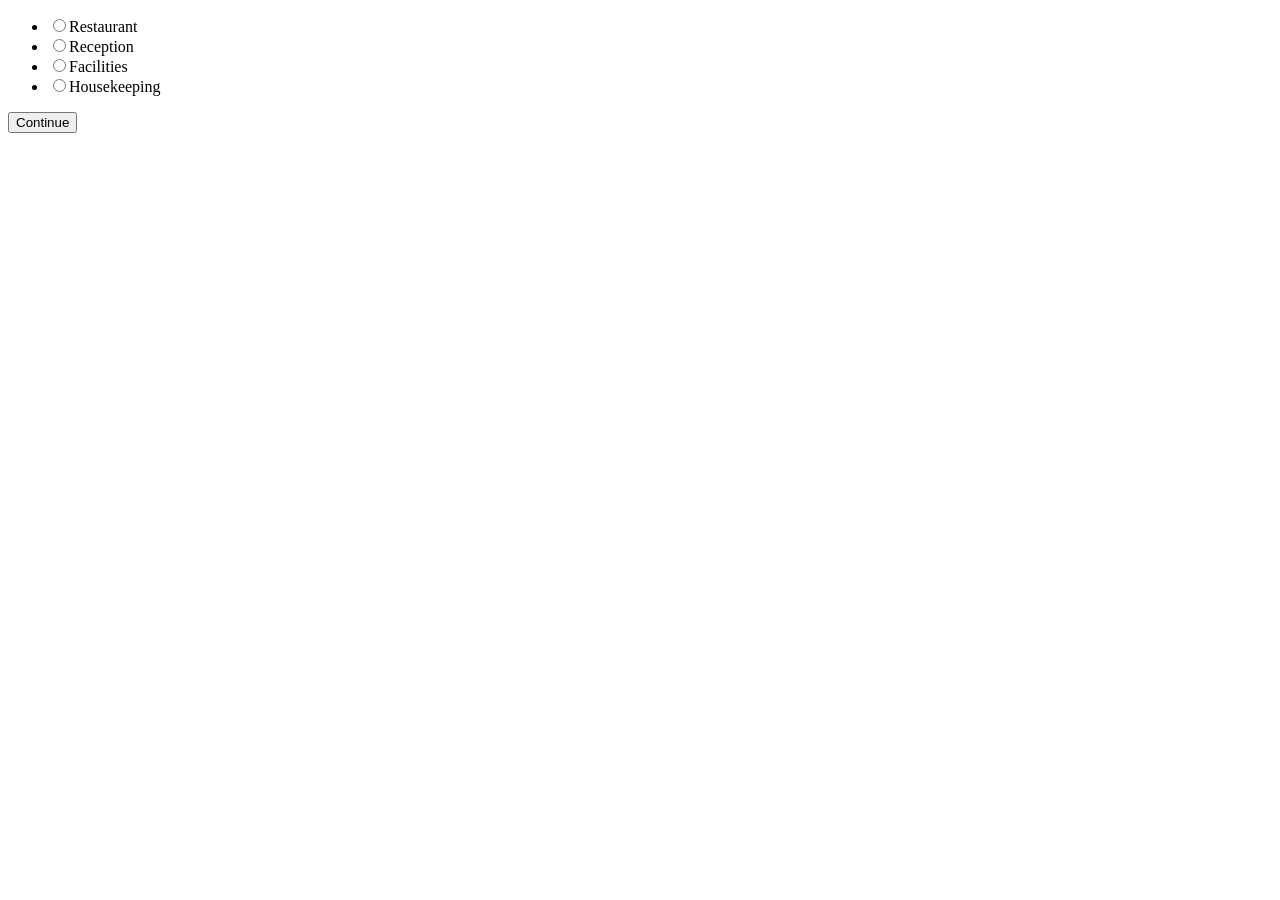
<file: scripts/tests/fixtures/dept_page.html>
<!DOCTYPE html>
<html lang="en" dir="ltr">
<head><meta charset="utf-8"><title>Synthetic department question page (test fixture)</title></head>
<body>
<form id="limesurvey" action="/index.php/420001" method="post" autocomplete="off">
  <input type="hidden" name="YII_CSRF_TOKEN" value="fixture-csrf-token">
  <input type="hidden" name="sid" value="420001">
  <input type="hidden" name="thisstep" value="1">
  <input type="hidden" name="SID" value="420001">
  <input type="hidden" name="start_time" value="1700000000">
  <input type="hidden" name="LEMpostKey" value="fixture-lem-key">
  <ul class="hotel-dept">
    <li><input type="radio" name="420001X1X10" value="restaurant" id="ans_restaurant"><label for="ans_restaurant">Restaurant</label></li>
    <li><input type="radio" name="420001X1X10" value="reception" id="ans_reception"><label for="ans_reception">Reception</label></li>
    <li><input type="radio" name="420001X1X10" value="facilities" id="ans_facilities"><label for="ans_facilities">Facilities</label></li>
    <li><input type="radio" name="420001X1X10" value="housekeeping" id="ans_housekeeping"><label for="ans_housekeeping">Housekeeping</label></li>
  </ul>
  <button type="submit" name="move" value="movenext" id="ls-button-submit">Continue</button>
</form>
</body>
</html>
</file>
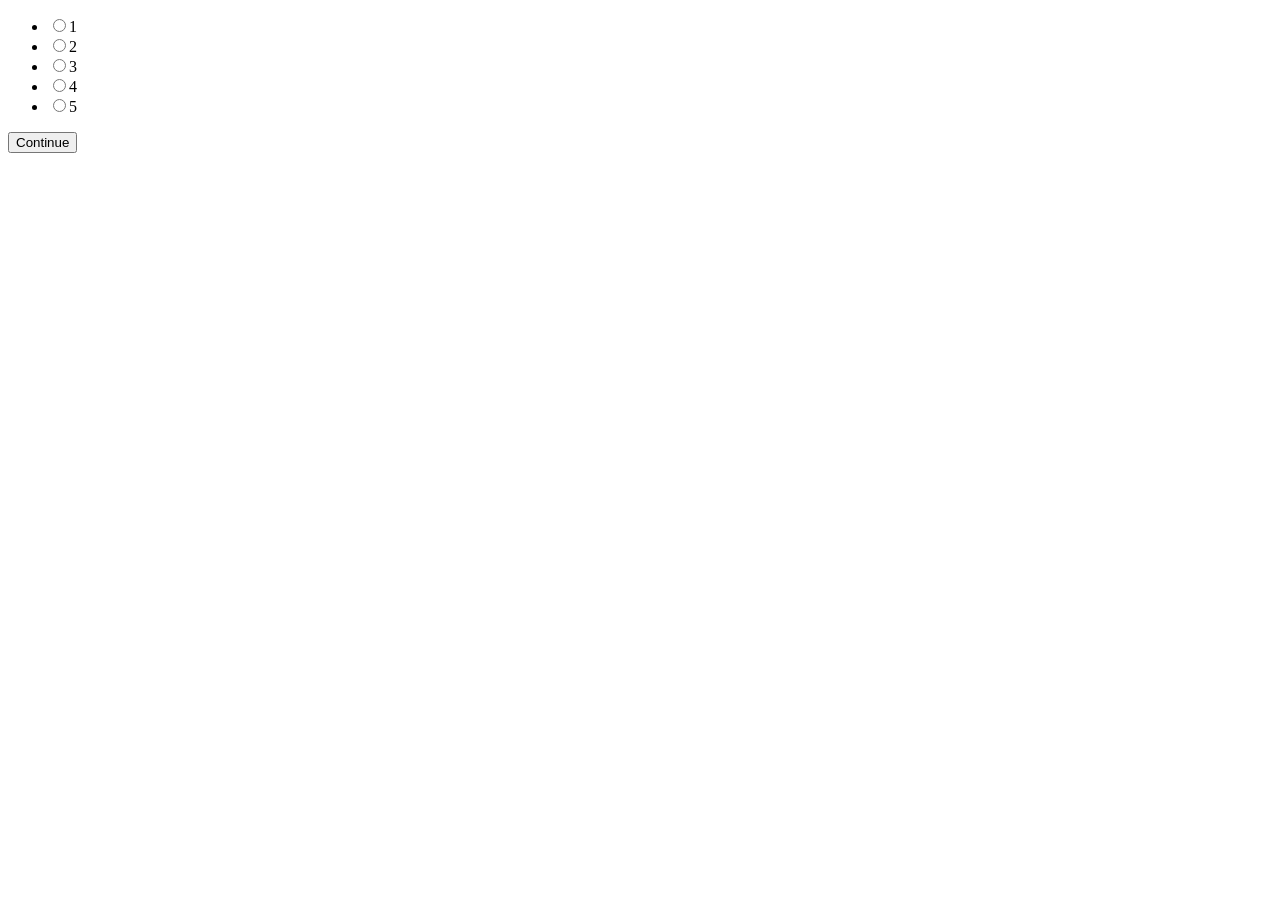
<file: scripts/tests/fixtures/survey_page.html>
<!DOCTYPE html>
<html lang="en" dir="ltr">
<head><meta charset="utf-8"><title>Synthetic survey page (test fixture)</title></head>
<body>
<form id="limesurvey" action="/index.php/420001" method="post" autocomplete="off">
  <input type="hidden" name="YII_CSRF_TOKEN" value="fixture-csrf-token">
  <input type="hidden" name="sid" value="420001">
  <input type="hidden" name="thisstep" value="1">
  <input type="hidden" name="SID" value="420001">
  <input type="hidden" name="start_time" value="1700000000">
  <input type="hidden" name="LEMpostKey" value="fixture-lem-key">
  <input type="hidden" name="relevance420001X1X1" value="1">
  <input type="hidden" name="java420001X1X1" value="">
  <ul class="hotel-scale">
    <li><input type="radio" name="420001X1X1" value="1" id="answer420001X1X11"><label for="answer420001X1X11">1</label></li>
    <li><input type="radio" name="420001X1X1" value="2" id="answer420001X1X12"><label for="answer420001X1X12">2</label></li>
    <li><input type="radio" name="420001X1X1" value="3" id="answer420001X1X13"><label for="answer420001X1X13">3</label></li>
    <li><input type="radio" name="420001X1X1" value="4" id="answer420001X1X14"><label for="answer420001X1X14">4</label></li>
    <li><input type="radio" name="420001X1X1" value="5" id="answer420001X1X15"><label for="answer420001X1X15">5</label></li>
  </ul>
  <button type="submit" name="move" value="movenext" id="ls-button-submit">Continue</button>
</form>
</body>
</html>
</file>
<file: limesurvey/themes/hotel-classic/css/tokens.css>
/*
 * Kowsar Malekshahr design tokens. Single source for colours, type and spacing.
 * Palette from the operator's brand board (docs/brand.md): light cream, sand gold, lapis and sea blue.
 * Hex values live only in this file (scripts/validate.sh enforces it).
 */

/*
 * Self-hosted fonts are declared in css/fonts.css (@font-face, WOFF2 files in
 * fonts/<family>/). This file must not reference any remote font service
 * (FR-033).
 */

:root {
  /* Brand palette (docs/brand.md). The board's written hex codes are used; see brand.md for the swatch note. */
  --brand-cream: #F4EBDD;         /* کرم روشن · Light cream */
  --brand-gold: #C6A15B;          /* شنی طلایی · Sand gold */
  --brand-lapis: #214F72;         /* نیلی / لاجوردی · Indigo, lapis */
  --brand-sea: #214F68;           /* آبی دریایی · Sea blue */

  /* Colour roles */
  --color-bg: var(--brand-cream);         /* Page background */
  --color-surface: #FFFDF9;               /* Cards and sheets (warm white) */
  --color-primary: var(--brand-lapis);    /* Primary actions, app chrome, selected fills */
  --color-primary-deep: var(--brand-sea); /* Gradients and pressed states */
  --color-on-primary: var(--brand-cream); /* Text and icons on primary surfaces */
  --color-accent: var(--brand-gold);      /* Accents and selected states only (never body text on light) */
  --color-text: #1B2A3A;                  /* Lapis ink: primary text (12.3:1 on cream) */
  --color-text-muted: #5A6472;            /* Secondary text (5.1:1 on cream) */
  --color-border: #E4D8C4;                /* Sand borders and dividers */
  --color-success: #2E7356;
  --color-warning: #9A6B1C;
  --color-error: #B0413A;
  /* Google Maps text attribution: Google's own grey (Places API policies, 4.5:1 or better on cream and white). */
  --color-attribution: #5E5E5E;

  /* Department stripe tokens (spec 003). Derived from existing palette; gold stays selected chrome */
  --dept-restaurant: var(--color-warning);
  --dept-reception: var(--brand-lapis);
  --dept-facilities: var(--brand-sea);
  --dept-housekeeping: var(--color-success);

  /* Typography */
  /* Latin heading stack. The English wordmark always uses this (FR-030). */
  --font-heading-latin: "Cormorant Garamond", Georgia, "Times New Roman", serif;
  --font-heading: "Cormorant Garamond", Georgia, "Times New Roman", serif;
  --font-body: "Inter", system-ui, -apple-system, "Segoe UI", Roboto, sans-serif;
  /* Persian (fa) stacks, applied by :lang(fa). The brand board sets Persian titles in a bold sans.
     Vazirmatn's @font-face covers Arabic script only, so Latin text inside Persian screens falls to Inter. */
  --font-heading-fa: "Vazirmatn", "Inter", Tahoma, "Noto Sans Arabic", "Segoe UI", sans-serif;
  --font-body-fa: "Vazirmatn", "Inter", Tahoma, "Noto Sans Arabic", "Segoe UI", sans-serif;
  --font-attribution: Roboto, "Helvetica Neue", Arial, sans-serif;
  --size-h1: 32px;
  --size-h2: 24px;
  --size-h3: 18px;
  --size-body: 16px;
  --size-body-sm: 15px;
  --size-support: 13px;
  --size-label: 12px;

  /* Layout (4px spacing scale) */
  --space-1: 4px;
  --space-2: 8px;
  --space-3: 12px;
  --space-4: 16px;
  --space-5: 20px;
  --space-6: 24px;
  --space-8: 32px;
  --space-10: 40px;
  --space-12: 48px;
  --radius-card: 16px;
  --radius-control: 12px;
  --radius-pill: 999px;
  --touch-min: 48px;
  --width-survey: 680px;
  --width-dashboard: 1440px;

  /* Controls and chrome */
  --border-width: 1px;
  --border-width-selected: 2px;
  --progress-height: 6px;
  /* Focus ring points at an existing colour token (never a hard-coded value). */
  --focus-ring: var(--color-primary);

  /* App shell (demo PRD §3). Derived from the colour tokens above, no new hex values. */
  --appbar-h: 56px;
  --tabbar-h: 64px;
  --width-app: 430px;
  --shadow: 0 1px 2px color-mix(in srgb, var(--color-text) 6%, transparent),
            0 6px 20px color-mix(in srgb, var(--color-primary) 9%, transparent);
  --shadow-raised: 0 2px 4px color-mix(in srgb, var(--color-text) 10%, transparent),
                   0 12px 32px color-mix(in srgb, var(--color-primary) 18%, transparent);
  --scrim: color-mix(in srgb, var(--color-text) 50%, transparent);
  --accent-soft: color-mix(in srgb, var(--color-accent) 16%, var(--color-surface));
  --primary-soft: color-mix(in srgb, var(--color-primary) 8%, var(--color-surface));
  --primary-hero: linear-gradient(155deg, var(--color-primary) 0%, var(--color-primary-deep) 55%, color-mix(in srgb, var(--color-primary-deep) 70%, var(--color-text)) 100%);
  --on-primary-muted: color-mix(in srgb, var(--color-on-primary) 78%, var(--color-primary));
}
</file>
<file: limesurvey/themes/hotel-classic/css/fonts.css>
/*
 * hotel-classic — self-hosted @font-face rules (FR-033, research R-12).
 *
 * All files live in ../fonts/<family>/ and were downloaded once from their
 * upstream SIL OFL 1.1 sources (Google Fonts project repositories, mirrored
 * through the @fontsource npm packages). Every family ships its own OFL.txt.
 * Nothing in this theme may reference a remote font URL.
 *
 * Latin subset: Cormorant Garamond (headings), Inter (body and UI).
 * Arabic-script subset covering Persian: Noto Naskh Arabic (headings),
 * Vazirmatn (body).
 */

/* --- Cormorant Garamond: Latin headings --- */
@font-face {
  font-family: "Cormorant Garamond";
  font-style: normal;
  font-weight: 500;
  font-display: swap;
  src: url("../fonts/cormorant-garamond/CormorantGaramond-latin-500.woff2") format("woff2");
}

@font-face {
  font-family: "Cormorant Garamond";
  font-style: normal;
  font-weight: 600;
  font-display: swap;
  src: url("../fonts/cormorant-garamond/CormorantGaramond-latin-600.woff2") format("woff2");
}

/* --- Inter: Latin body and interface text --- */
@font-face {
  font-family: "Inter";
  font-style: normal;
  font-weight: 400;
  font-display: swap;
  src: url("../fonts/inter/Inter-latin-400.woff2") format("woff2");
}

@font-face {
  font-family: "Inter";
  font-style: normal;
  font-weight: 500;
  font-display: swap;
  src: url("../fonts/inter/Inter-latin-500.woff2") format("woff2");
}

@font-face {
  font-family: "Inter";
  font-style: normal;
  font-weight: 600;
  font-display: swap;
  src: url("../fonts/inter/Inter-latin-600.woff2") format("woff2");
}

/* --- Noto Naskh Arabic: Persian headings --- */
@font-face {
  font-family: "Noto Naskh Arabic";
  font-style: normal;
  font-weight: 500;
  font-display: swap;
  src: url("../fonts/noto-naskh-arabic/NotoNaskhArabic-arabic-500.woff2") format("woff2");
  unicode-range: U+0600-06FF, U+0750-077F, U+0870-088E, U+0890-0891, U+0898-08E1,
    U+08E3-08FF, U+200C-200E, U+2010-2011, U+204F, U+2E41, U+FB50-FDFF,
    U+FE70-FE74, U+FE76-FEFF;
}

@font-face {
  font-family: "Noto Naskh Arabic";
  font-style: normal;
  font-weight: 600;
  font-display: swap;
  src: url("../fonts/noto-naskh-arabic/NotoNaskhArabic-arabic-600.woff2") format("woff2");
  unicode-range: U+0600-06FF, U+0750-077F, U+0870-088E, U+0890-0891, U+0898-08E1,
    U+08E3-08FF, U+200C-200E, U+2010-2011, U+204F, U+2E41, U+FB50-FDFF,
    U+FE70-FE74, U+FE76-FEFF;
}

/* --- Vazirmatn: Persian body and interface text --- */
@font-face {
  font-family: "Vazirmatn";
  font-style: normal;
  font-weight: 400;
  font-display: swap;
  src: url("../fonts/vazirmatn/Vazirmatn-arabic-400.woff2") format("woff2");
  unicode-range: U+0600-06FF, U+0750-077F, U+0870-088E, U+0890-0891, U+0898-08E1,
    U+08E3-08FF, U+200C-200E, U+2010-2011, U+204F, U+2E41, U+FB50-FDFF,
    U+FE70-FE74, U+FE76-FEFF;
}

@font-face {
  font-family: "Vazirmatn";
  font-style: normal;
  font-weight: 500;
  font-display: swap;
  src: url("../fonts/vazirmatn/Vazirmatn-arabic-500.woff2") format("woff2");
  unicode-range: U+0600-06FF, U+0750-077F, U+0870-088E, U+0890-0891, U+0898-08E1,
    U+08E3-08FF, U+200C-200E, U+2010-2011, U+204F, U+2E41, U+FB50-FDFF,
    U+FE70-FE74, U+FE76-FEFF;
}

@font-face {
  font-family: "Vazirmatn";
  font-style: normal;
  font-weight: 600;
  font-display: swap;
  src: url("../fonts/vazirmatn/Vazirmatn-arabic-600.woff2") format("woff2");
  unicode-range: U+0600-06FF, U+0750-077F, U+0870-088E, U+0890-0891, U+0898-08E1,
    U+08E3-08FF, U+200C-200E, U+2010-2011, U+204F, U+2E41, U+FB50-FDFF,
    U+FE70-FE74, U+FE76-FEFF;
}
</file>
